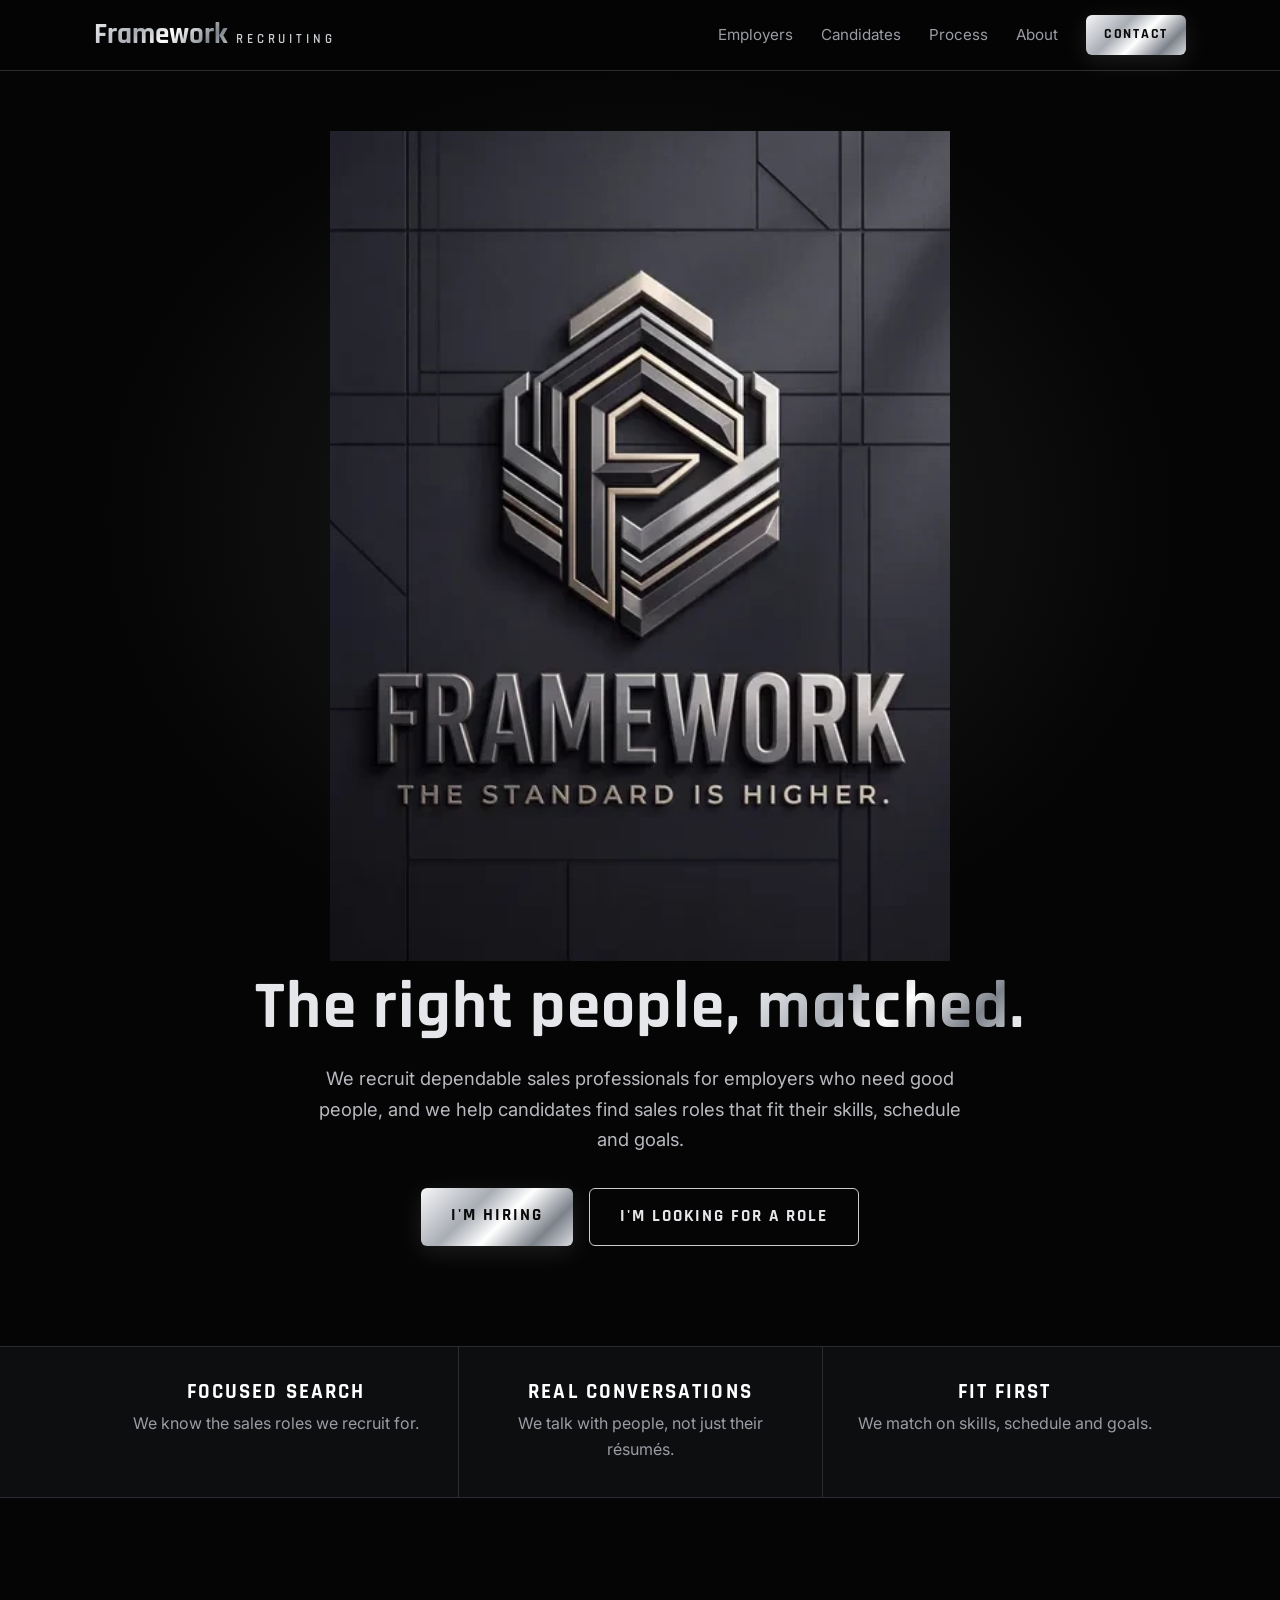
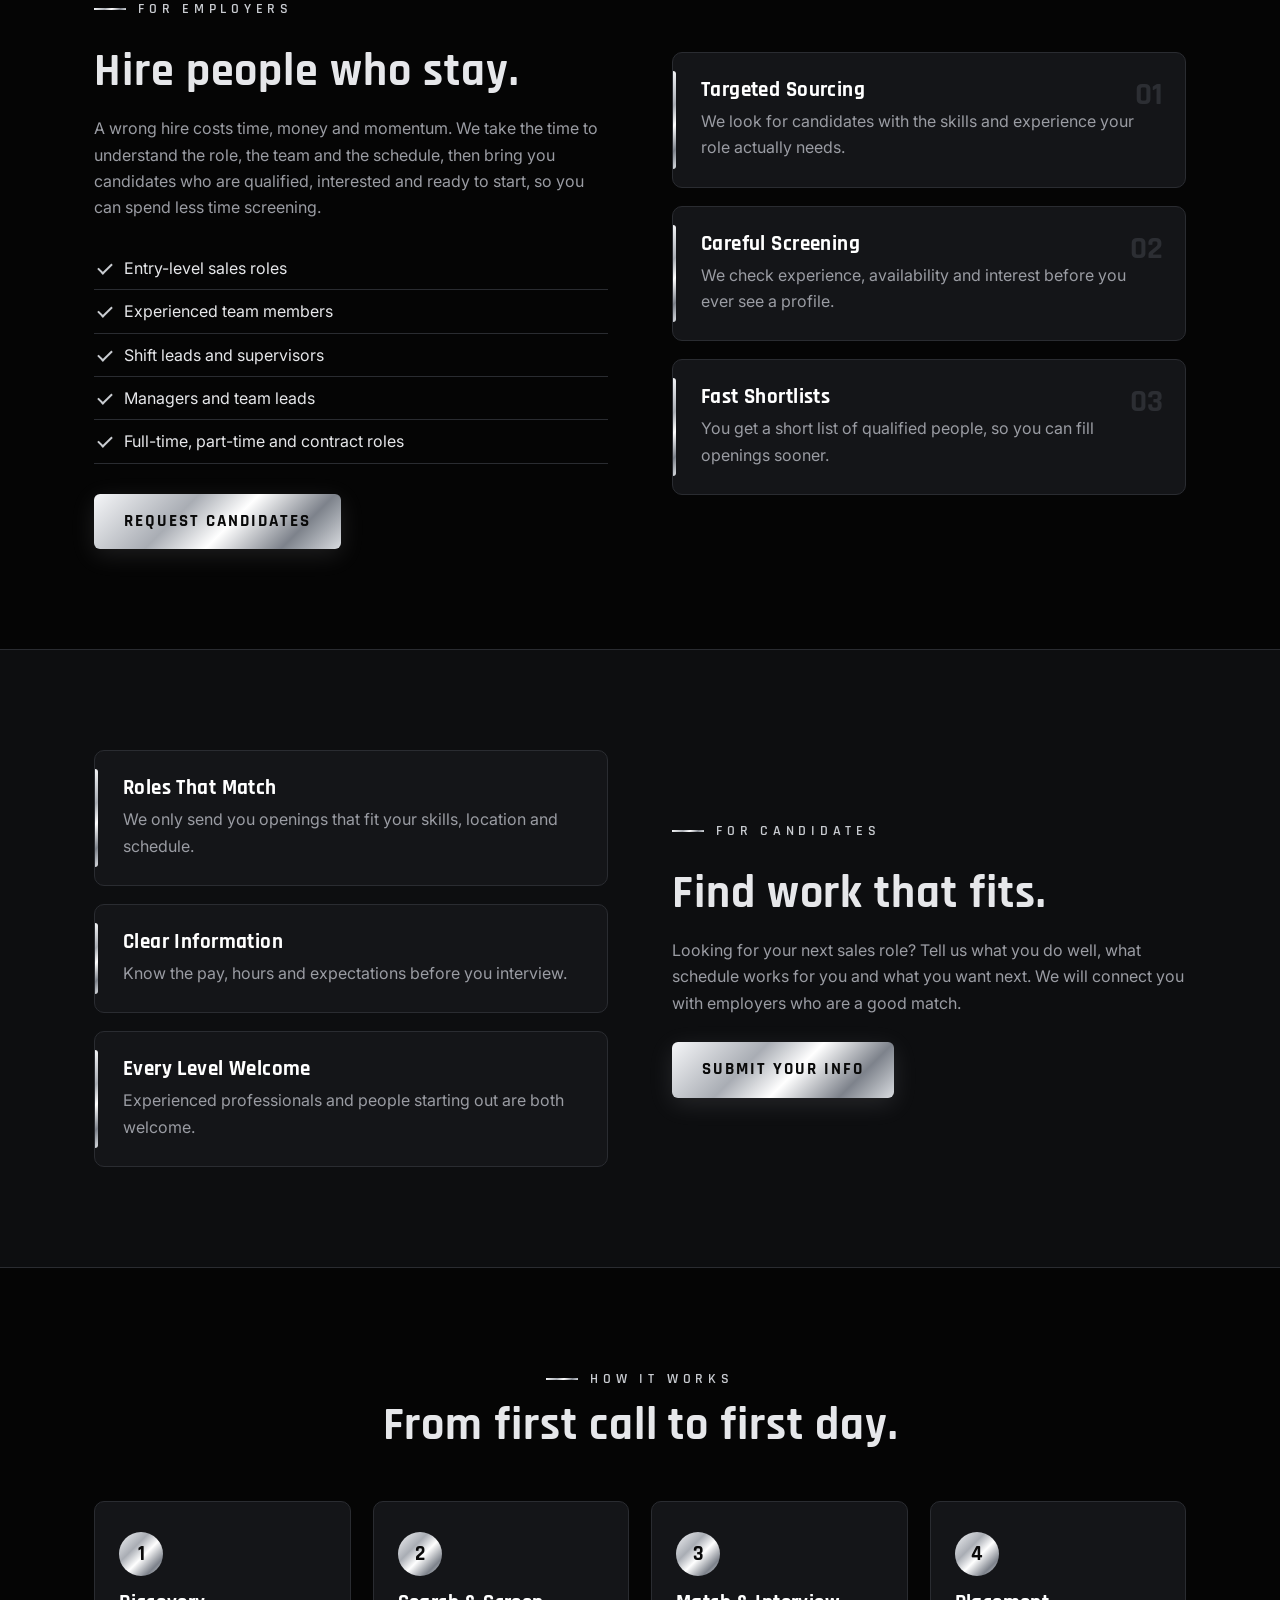
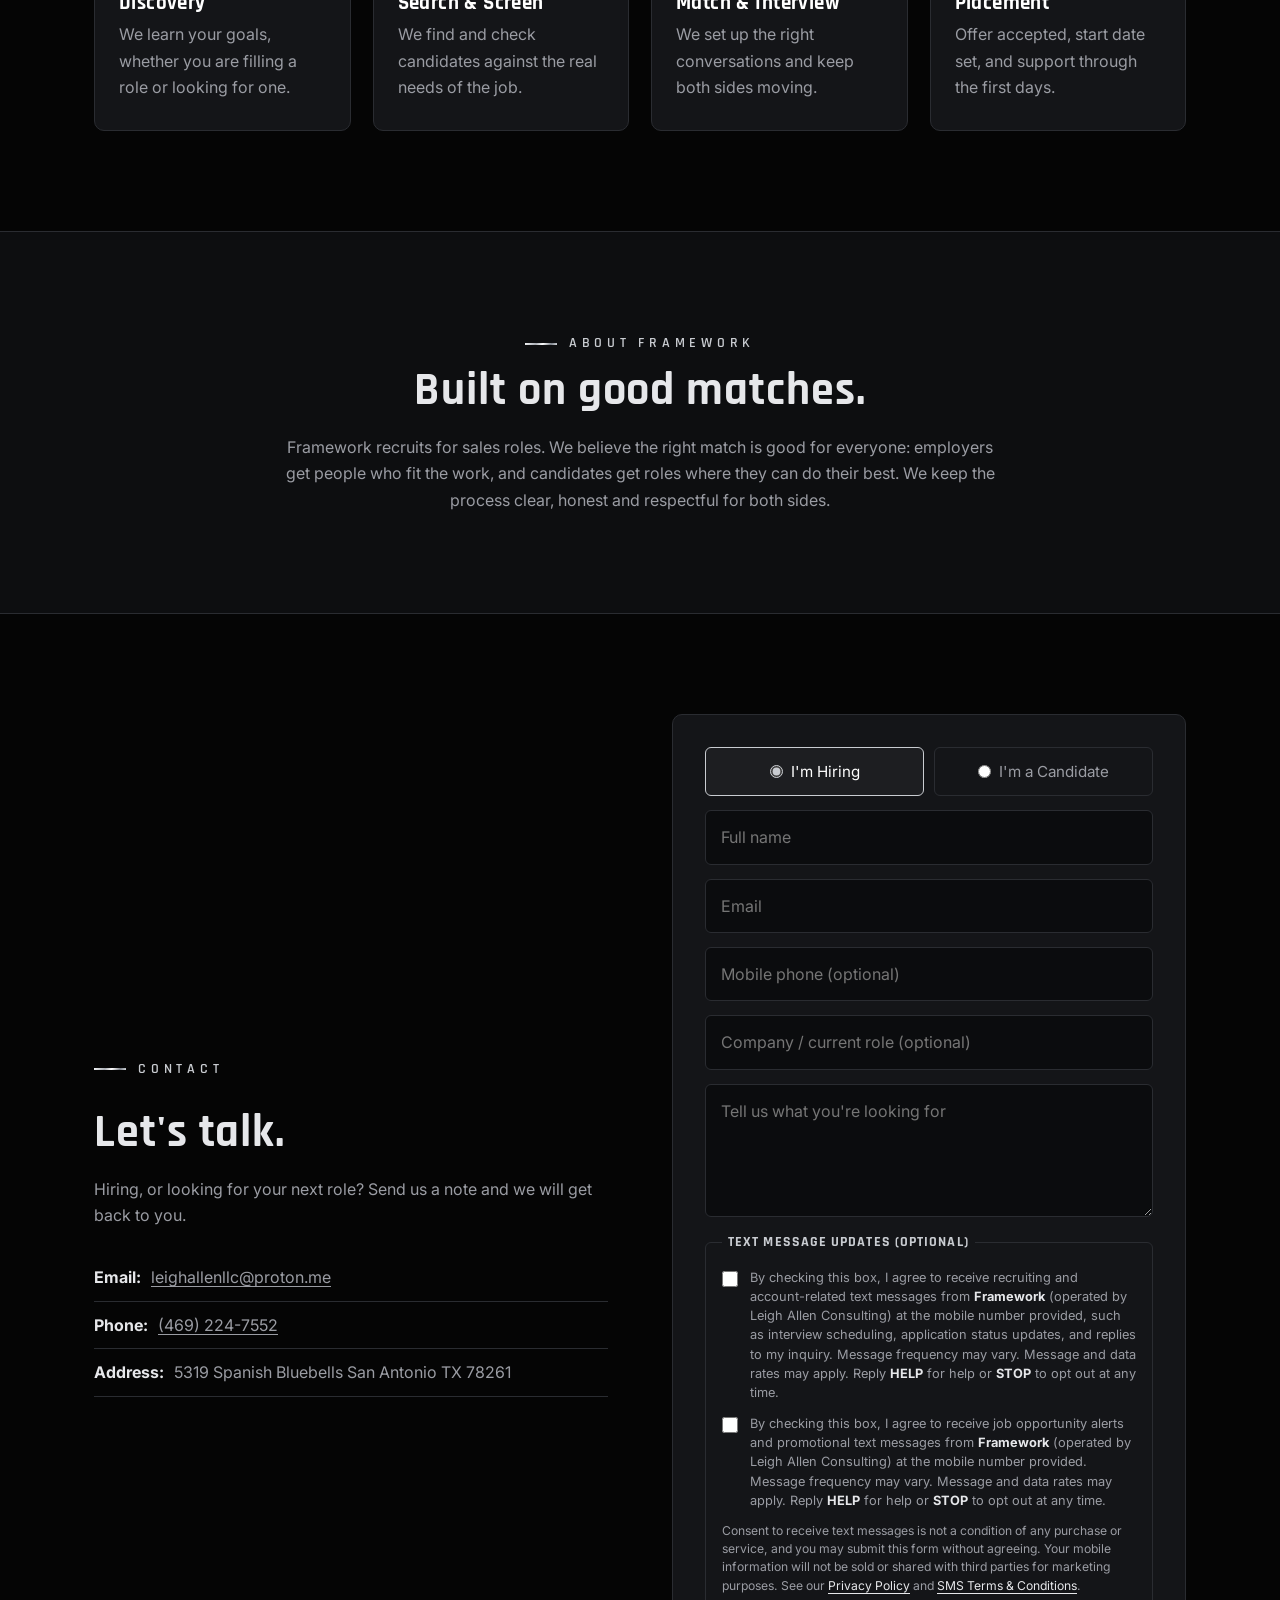
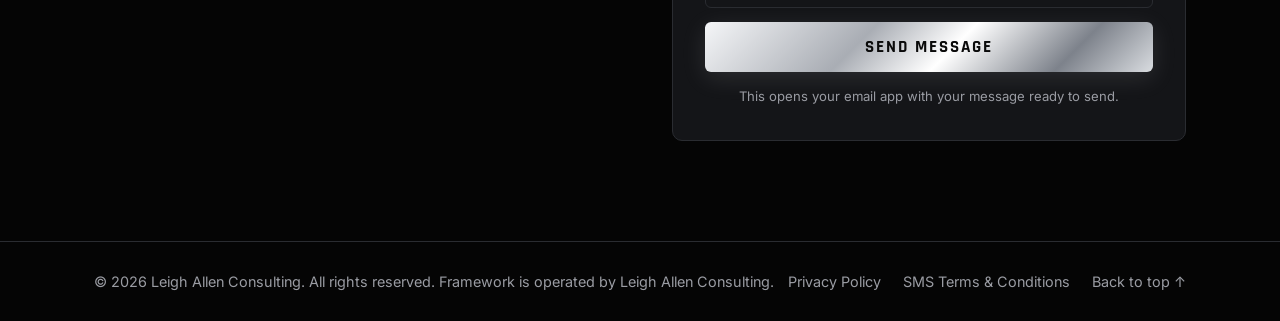
<file: index.html>
<!DOCTYPE html>
<html lang="en">
<head>
  <meta charset="UTF-8">
  <meta name="viewport" content="width=device-width, initial-scale=1.0">
  <title>Framework | Sales Recruiting</title>
  <meta name="description" content="Framework connects employers with dependable sales professionals, and helps candidates find sales roles that fit their skills and goals.">
  <link rel="icon" href="assets/favicon.png" type="image/png">
  <link rel="apple-touch-icon" href="assets/apple-touch-icon.png">
  <link rel="preconnect" href="https://fonts.googleapis.com">
  <link rel="preconnect" href="https://fonts.gstatic.com" crossorigin>
  <link href="https://fonts.googleapis.com/css2?family=Rajdhani:wght@500;600;700&family=Inter:wght@400;500;600&display=swap" rel="stylesheet">
  <link rel="stylesheet" href="styles.css">
  <link rel="canonical" href="https://framework.sites.recruithopper.com/">
</head>
<body>

  <header class="nav" id="top">
    <div class="container nav-inner">
      <a href="#top" class="brand" aria-label="Framework home">
        <span class="brand-mark">Framework</span>
        <span class="brand-sub">Recruiting</span>
      </a>
      <button class="nav-toggle" aria-label="Open menu" aria-expanded="false">
        <span></span><span></span><span></span>
      </button>
      <nav class="nav-links">
        <a href="#employers">Employers</a>
        <a href="#candidates">Candidates</a>
        <a href="#process">Process</a>
        <a href="#about">About</a>
        <a href="#contact" class="btn btn-small">Contact</a>
      </nav>
    </div>
  </header>

  <main>
    <!-- HERO -->
    <section class="hero">
      <div class="hero-glow"></div>
      <div class="container hero-inner">
        <img src="assets/logo.webp" alt="Framework logo" class="hero-logo">
        <h1>The right people, <span class="metal">matched</span>.</h1>
        <p class="lead">We recruit dependable sales professionals for employers who need good people, and we help candidates find sales roles that fit their skills, schedule and goals.</p>
        <div class="hero-ctas">
          <a href="#employers" class="btn">I'm Hiring</a>
          <a href="#candidates" class="btn btn-outline">I'm Looking for a Role</a>
        </div>
      </div>
    </section>

    <!-- VALUE STRIP -->
    <section class="strip">
      <div class="container strip-grid">
        <div><h3>Focused Search</h3><p>We know the sales roles we recruit for.</p></div>
        <div><h3>Real Conversations</h3><p>We talk with people, not just their résumés.</p></div>
        <div><h3>Fit First</h3><p>We match on skills, schedule and goals.</p></div>
      </div>
    </section>

    <!-- EMPLOYERS -->
    <section class="section" id="employers">
      <div class="container two-col">
        <div>
          <p class="eyebrow">For Employers</p>
          <h2>Hire people who stay.</h2>
          <p>A wrong hire costs time, money and momentum. We take the time to understand the role, the team and the schedule, then bring you candidates who are qualified, interested and ready to start, so you can spend less time screening.</p>
          <ul class="checks">
            <li>Entry-level sales roles</li>
            <li>Experienced team members</li>
            <li>Shift leads and supervisors</li>
            <li>Managers and team leads</li>
            <li>Full-time, part-time and contract roles</li>
          </ul>
          <a href="#contact" class="btn">Request Candidates</a>
        </div>
        <div class="card-stack">
          <div class="card">
            <span class="card-num">01</span>
            <h3>Targeted Sourcing</h3>
            <p>We look for candidates with the skills and experience your role actually needs.</p>
          </div>
          <div class="card">
            <span class="card-num">02</span>
            <h3>Careful Screening</h3>
            <p>We check experience, availability and interest before you ever see a profile.</p>
          </div>
          <div class="card">
            <span class="card-num">03</span>
            <h3>Fast Shortlists</h3>
            <p>You get a short list of qualified people, so you can fill openings sooner.</p>
          </div>
        </div>
      </div>
    </section>

    <!-- CANDIDATES -->
    <section class="section section-alt" id="candidates">
      <div class="container two-col reverse">
        <div class="card-stack">
          <div class="card">
            <h3>Roles That Match</h3>
            <p>We only send you openings that fit your skills, location and schedule.</p>
          </div>
          <div class="card">
            <h3>Clear Information</h3>
            <p>Know the pay, hours and expectations before you interview.</p>
          </div>
          <div class="card">
            <h3>Every Level Welcome</h3>
            <p>Experienced professionals and people starting out are both welcome.</p>
          </div>
        </div>
        <div>
          <p class="eyebrow">For Candidates</p>
          <h2>Find work that fits.</h2>
          <p>Looking for your next sales role? Tell us what you do well, what schedule works for you and what you want next. We will connect you with employers who are a good match.</p>
          <a href="#contact" class="btn">Submit Your Info</a>
        </div>
      </div>
    </section>

    <!-- PROCESS -->
    <section class="section" id="process">
      <div class="container">
        <p class="eyebrow center">How It Works</p>
        <h2 class="center">From first call to first day.</h2>
        <div class="steps">
          <div class="step"><span>1</span><h3>Discovery</h3><p>We learn your goals, whether you are filling a role or looking for one.</p></div>
          <div class="step"><span>2</span><h3>Search &amp; Screen</h3><p>We find and check candidates against the real needs of the job.</p></div>
          <div class="step"><span>3</span><h3>Match &amp; Interview</h3><p>We set up the right conversations and keep both sides moving.</p></div>
          <div class="step"><span>4</span><h3>Placement</h3><p>Offer accepted, start date set, and support through the first days.</p></div>
        </div>
      </div>
    </section>

    <!-- ABOUT -->
    <section class="section section-alt" id="about">
      <div class="container narrow center">
        <p class="eyebrow">About Framework</p>
        <h2>Built on good matches.</h2>
        <p>Framework recruits for sales roles. We believe the right match is good for everyone: employers get people who fit the work, and candidates get roles where they can do their best. We keep the process clear, honest and respectful for both sides.</p>
      </div>
    </section>

    <!-- CONTACT -->
    <section class="section" id="contact">
      <div class="container two-col">
        <div>
          <p class="eyebrow">Contact</p>
          <h2>Let's talk.</h2>
          <p>Hiring, or looking for your next role? Send us a note and we will get back to you.</p>
          <ul class="contact-list">
            <li><strong>Email:</strong> <a href="mailto:leighallenllc@proton.me" class="js-email">leighallenllc@proton.me</a></li>
            <li><strong>Phone:</strong> <span class="js-phone"><a href="tel:+14692247552">(469) 224-7552</a></span></li>
            <li><strong>Address:</strong> <span class="js-address">5319 Spanish Bluebells San Antonio TX 78261</span></li>
          </ul>
        </div>
        <form class="contact-form" id="contactForm">
          <div class="toggle">
            <label><input type="radio" name="type" value="Employer" checked> I'm Hiring</label>
            <label><input type="radio" name="type" value="Candidate"> I'm a Candidate</label>
          </div>
          <input type="text" name="name" placeholder="Full name" required>
          <input type="email" name="email" placeholder="Email" required>
          <input type="tel" name="phone" placeholder="Mobile phone (optional)">
          <input type="text" name="company" placeholder="Company / current role (optional)">
          <textarea name="message" rows="4" placeholder="Tell us what you're looking for" required></textarea>

          <!-- SMS opt-in (toll-free / A2P compliant): optional, unchecked by default, not required to submit -->
          <fieldset class="consent">
            <legend>Text message updates (optional)</legend>
            <label class="consent-item">
              <input type="checkbox" name="sms_consent_service" value="yes">
              <span>By checking this box, I agree to receive recruiting and account-related text messages from <strong>Framework</strong> (operated by Leigh Allen Consulting) at the mobile number provided, such as interview scheduling, application status updates, and replies to my inquiry. Message frequency may vary. Message and data rates may apply. Reply <strong>HELP</strong> for help or <strong>STOP</strong> to opt out at any time.</span>
            </label>
            <label class="consent-item">
              <input type="checkbox" name="sms_consent_marketing" value="yes">
              <span>By checking this box, I agree to receive job opportunity alerts and promotional text messages from <strong>Framework</strong> (operated by Leigh Allen Consulting) at the mobile number provided. Message frequency may vary. Message and data rates may apply. Reply <strong>HELP</strong> for help or <strong>STOP</strong> to opt out at any time.</span>
            </label>
            <p class="consent-note">Consent to receive text messages is not a condition of any purchase or service, and you may submit this form without agreeing. Your mobile information will not be sold or shared with third parties for marketing purposes. See our <a href="privacy.html">Privacy Policy</a> and <a href="terms.html">SMS Terms &amp; Conditions</a>.</p>
          </fieldset>

          <button type="submit" class="btn btn-full">Send Message</button>
          <p class="form-note">This opens your email app with your message ready to send.</p>
        </form>
      </div>
    </section>
  </main>

  <footer class="footer">
    <div class="container footer-inner">
      <span>&copy; <span id="year"></span> <span class="js-legal-name">Leigh Allen Consulting</span>. All rights reserved. Framework is operated by Leigh Allen Consulting.</span>
      <nav class="footer-links">
        <a href="privacy.html">Privacy Policy</a>
        <a href="terms.html">SMS Terms &amp; Conditions</a>
        <a href="#top">Back to top &uarr;</a>
      </nav>
    </div>
  </footer>

  <script src="script.js"></script>
</body>
</html>
</file>
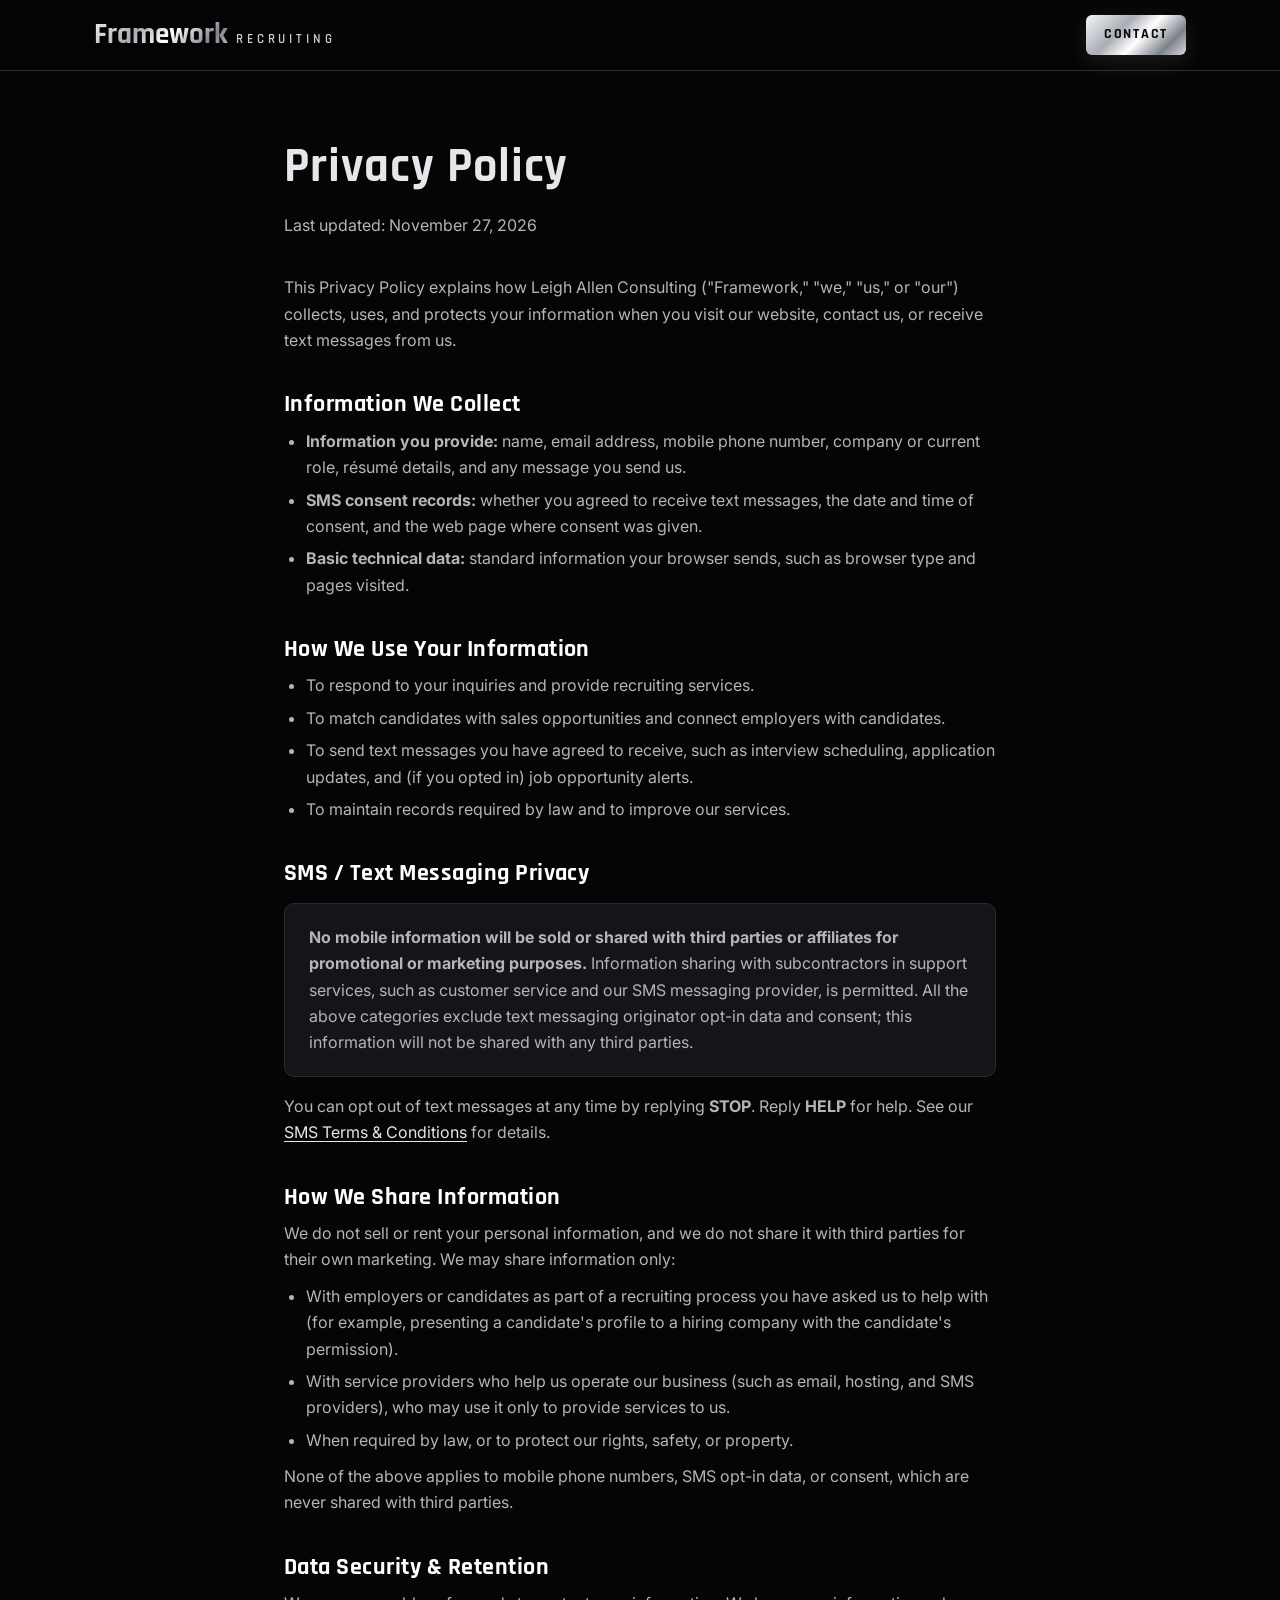
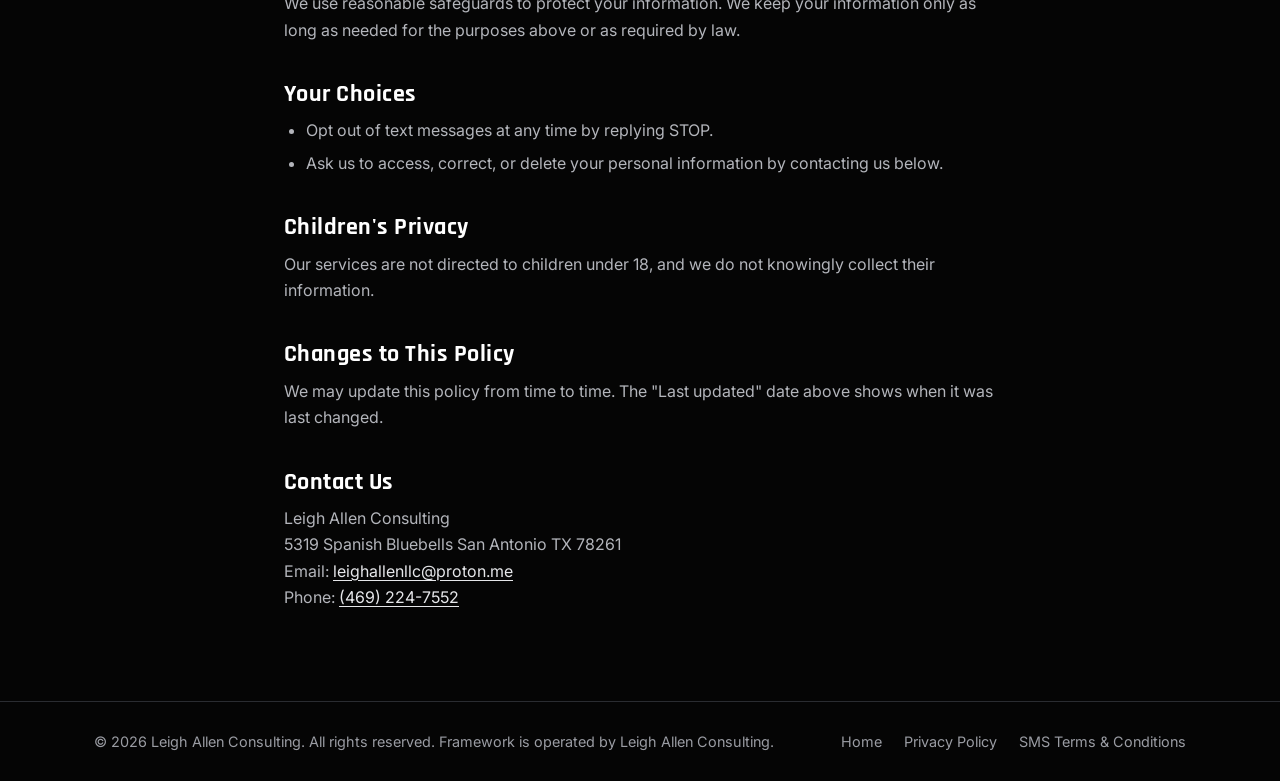
<file: privacy.html>
<!DOCTYPE html>
<html lang="en">
<head>
  <meta charset="UTF-8">
  <meta name="viewport" content="width=device-width, initial-scale=1.0">
  <title>Privacy Policy | Framework</title>
  <link rel="icon" href="assets/favicon.png" type="image/png">
  <link rel="apple-touch-icon" href="assets/apple-touch-icon.png">
  <link href="https://fonts.googleapis.com/css2?family=Rajdhani:wght@500;600;700&family=Inter:wght@400;500;600&display=swap" rel="stylesheet">
  <link rel="stylesheet" href="styles.css">
  <link rel="canonical" href="https://framework.sites.recruithopper.com/privacy.html">
</head>
<body>
  <header class="nav">
    <div class="container nav-inner">
      <a href="index.html" class="brand" aria-label="Framework home">
        <span class="brand-mark">Framework</span><span class="brand-sub">Recruiting</span>
      </a>
      <nav class="nav-links" style="position:static;max-height:none;flex-direction:row;background:none;border:0">
        <a href="index.html#contact" class="btn btn-small">Contact</a>
      </nav>
    </div>
  </header>

  <main class="legal">
    <div class="container narrow">
      <h1>Privacy Policy</h1>
      <p class="updated">Last updated: November 27, 2026</p>

      <p>This Privacy Policy explains how <span class="js-legal-name">Leigh Allen Consulting</span> ("Framework," "we," "us," or "our") collects, uses, and protects your information when you visit our website, contact us, or receive text messages from us.</p>

      <h2>Information We Collect</h2>
      <ul>
        <li><strong>Information you provide:</strong> name, email address, mobile phone number, company or current role, résumé details, and any message you send us.</li>
        <li><strong>SMS consent records:</strong> whether you agreed to receive text messages, the date and time of consent, and the web page where consent was given.</li>
        <li><strong>Basic technical data:</strong> standard information your browser sends, such as browser type and pages visited.</li>
      </ul>

      <h2>How We Use Your Information</h2>
      <ul>
        <li>To respond to your inquiries and provide recruiting services.</li>
        <li>To match candidates with sales opportunities and connect employers with candidates.</li>
        <li>To send text messages you have agreed to receive, such as interview scheduling, application updates, and (if you opted in) job opportunity alerts.</li>
        <li>To maintain records required by law and to improve our services.</li>
      </ul>

      <h2>SMS / Text Messaging Privacy</h2>
      <div class="box">
        <p><strong>No mobile information will be sold or shared with third parties or affiliates for promotional or marketing purposes.</strong> Information sharing with subcontractors in support services, such as customer service and our SMS messaging provider, is permitted. All the above categories exclude text messaging originator opt-in data and consent; this information will not be shared with any third parties.</p>
      </div>
      <p>You can opt out of text messages at any time by replying <strong>STOP</strong>. Reply <strong>HELP</strong> for help. See our <a href="terms.html">SMS Terms &amp; Conditions</a> for details.</p>

      <h2>How We Share Information</h2>
      <p>We do not sell or rent your personal information, and we do not share it with third parties for their own marketing. We may share information only:</p>
      <ul>
        <li>With employers or candidates as part of a recruiting process you have asked us to help with (for example, presenting a candidate's profile to a hiring company with the candidate's permission).</li>
        <li>With service providers who help us operate our business (such as email, hosting, and SMS providers), who may use it only to provide services to us.</li>
        <li>When required by law, or to protect our rights, safety, or property.</li>
      </ul>
      <p>None of the above applies to mobile phone numbers, SMS opt-in data, or consent, which are never shared with third parties.</p>

      <h2>Data Security &amp; Retention</h2>
      <p>We use reasonable safeguards to protect your information. We keep your information only as long as needed for the purposes above or as required by law.</p>

      <h2>Your Choices</h2>
      <ul>
        <li>Opt out of text messages at any time by replying STOP.</li>
        <li>Ask us to access, correct, or delete your personal information by contacting us below.</li>
      </ul>

      <h2>Children's Privacy</h2>
      <p>Our services are not directed to children under 18, and we do not knowingly collect their information.</p>

      <h2>Changes to This Policy</h2>
      <p>We may update this policy from time to time. The "Last updated" date above shows when it was last changed.</p>

      <h2>Contact Us</h2>
      <p>
        <span class="js-legal-name">Leigh Allen Consulting</span><br>
        <span class="js-address">5319 Spanish Bluebells San Antonio TX 78261</span><br>
        Email: <a href="mailto:leighallenllc@proton.me" class="js-email">leighallenllc@proton.me</a><br>
        Phone: <span class="js-phone"><a href="tel:+14692247552">(469) 224-7552</a></span>
      </p>
    </div>
  </main>

  <footer class="footer">
    <div class="container footer-inner">
      <span>&copy; <span id="year"></span> <span class="js-legal-name">Leigh Allen Consulting</span>. All rights reserved. Framework is operated by Leigh Allen Consulting.</span>
      <nav class="footer-links">
        <a href="index.html">Home</a>
        <a href="privacy.html">Privacy Policy</a>
        <a href="terms.html">SMS Terms &amp; Conditions</a>
      </nav>
    </div>
  </footer>
  <script src="script.js"></script>
</body>
</html>
</file>
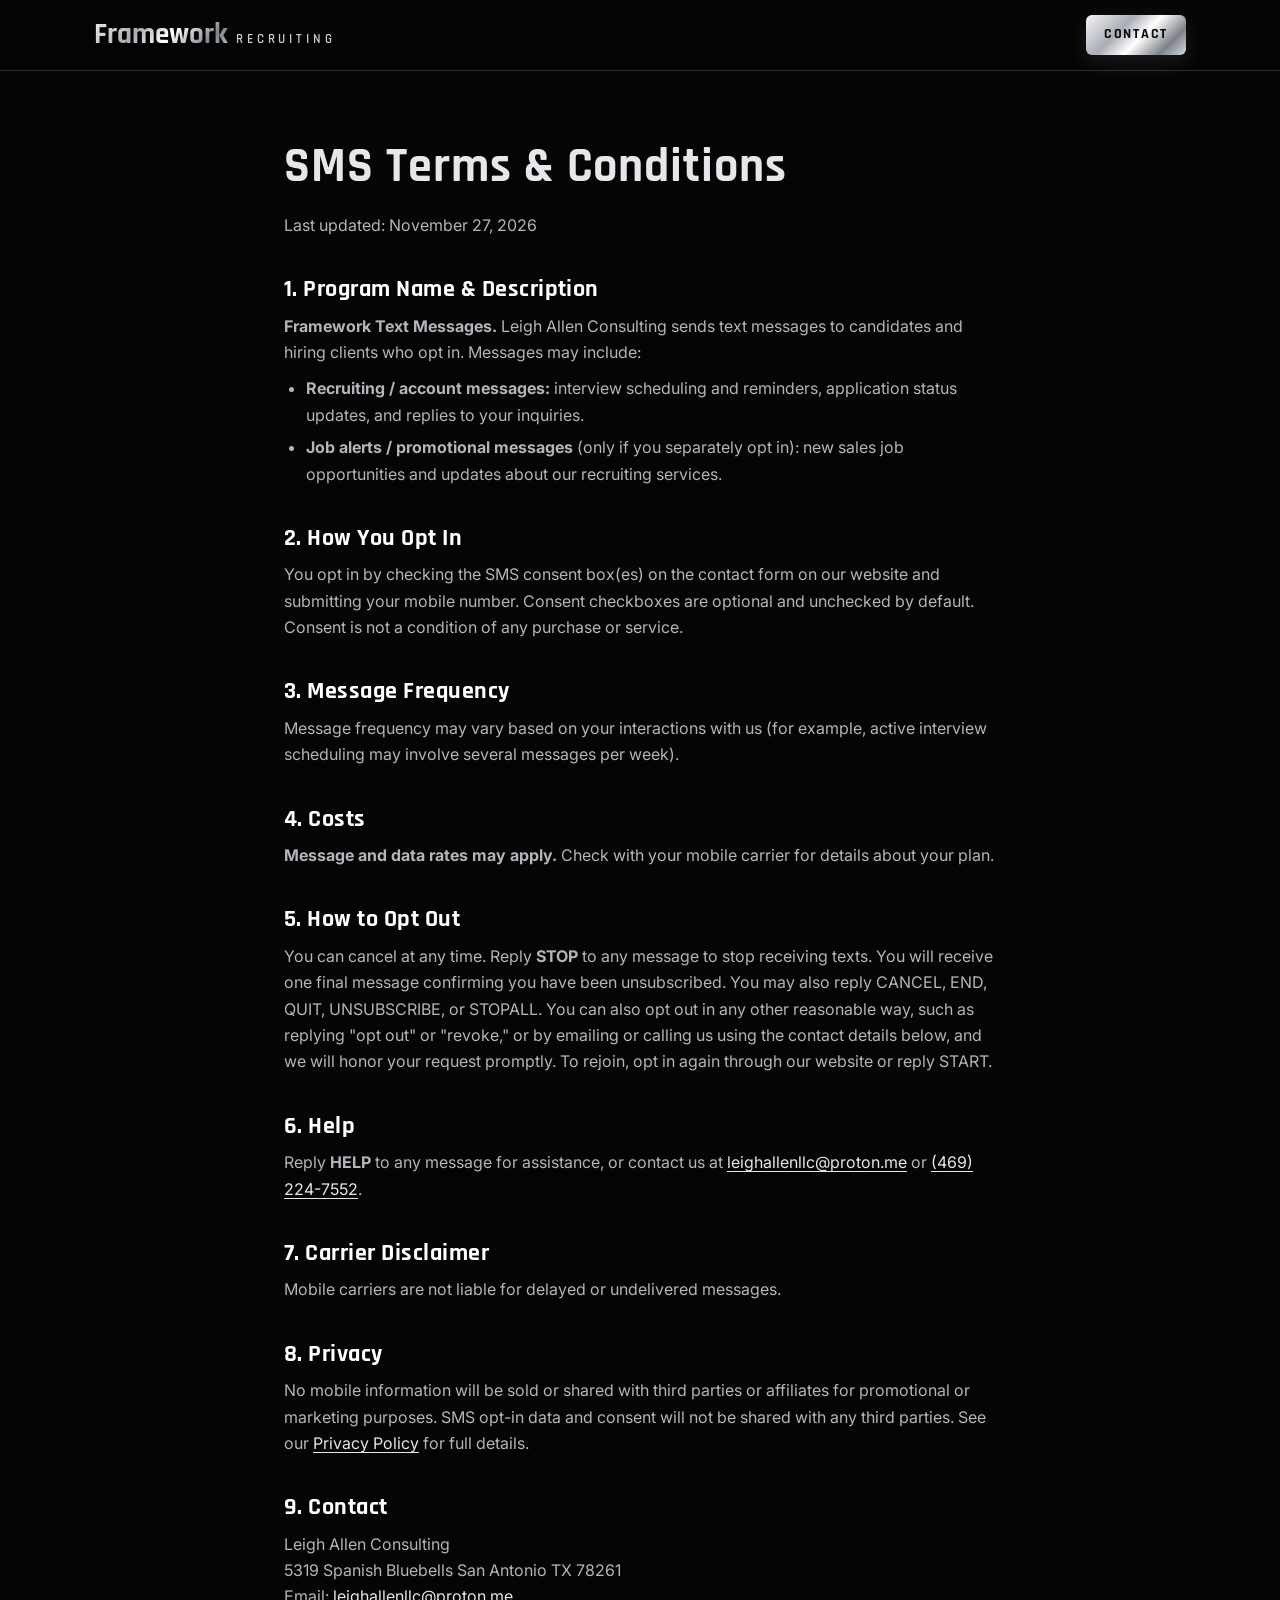
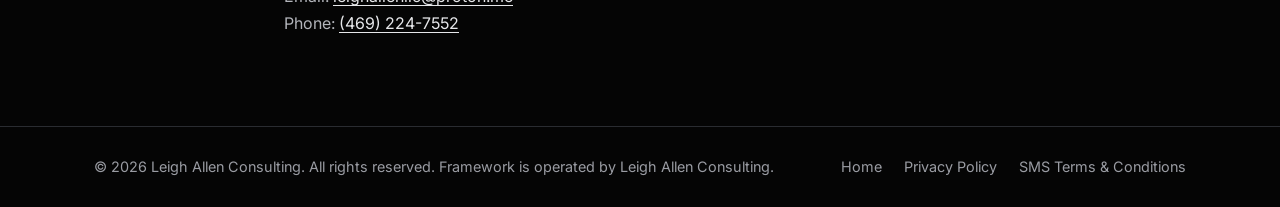
<file: terms.html>
<!DOCTYPE html>
<html lang="en">
<head>
  <meta charset="UTF-8">
  <meta name="viewport" content="width=device-width, initial-scale=1.0">
  <title>SMS Terms &amp; Conditions | Framework</title>
  <link rel="icon" href="assets/favicon.png" type="image/png">
  <link rel="apple-touch-icon" href="assets/apple-touch-icon.png">
  <link href="https://fonts.googleapis.com/css2?family=Rajdhani:wght@500;600;700&family=Inter:wght@400;500;600&display=swap" rel="stylesheet">
  <link rel="stylesheet" href="styles.css">
  <link rel="canonical" href="https://framework.sites.recruithopper.com/terms.html">
</head>
<body>
  <header class="nav">
    <div class="container nav-inner">
      <a href="index.html" class="brand" aria-label="Framework home">
        <span class="brand-mark">Framework</span><span class="brand-sub">Recruiting</span>
      </a>
      <nav class="nav-links" style="position:static;max-height:none;flex-direction:row;background:none;border:0">
        <a href="index.html#contact" class="btn btn-small">Contact</a>
      </nav>
    </div>
  </header>

  <main class="legal">
    <div class="container narrow">
      <h1>SMS Terms &amp; Conditions</h1>
      <p class="updated">Last updated: November 27, 2026</p>

      <h2>1. Program Name &amp; Description</h2>
      <p><strong>Framework Text Messages.</strong> <span class="js-legal-name">Leigh Allen Consulting</span> sends text messages to candidates and hiring clients who opt in. Messages may include:</p>
      <ul>
        <li><strong>Recruiting / account messages:</strong> interview scheduling and reminders, application status updates, and replies to your inquiries.</li>
        <li><strong>Job alerts / promotional messages</strong> (only if you separately opt in): new sales job opportunities and updates about our recruiting services.</li>
      </ul>

      <h2>2. How You Opt In</h2>
      <p>You opt in by checking the SMS consent box(es) on the contact form on our website and submitting your mobile number. Consent checkboxes are optional and unchecked by default. Consent is not a condition of any purchase or service.</p>

      <h2>3. Message Frequency</h2>
      <p>Message frequency may vary based on your interactions with us (for example, active interview scheduling may involve several messages per week).</p>

      <h2>4. Costs</h2>
      <p><strong>Message and data rates may apply.</strong> Check with your mobile carrier for details about your plan.</p>

      <h2>5. How to Opt Out</h2>
      <p>You can cancel at any time. Reply <strong>STOP</strong> to any message to stop receiving texts. You will receive one final message confirming you have been unsubscribed. You may also reply CANCEL, END, QUIT, UNSUBSCRIBE, or STOPALL. You can also opt out in any other reasonable way, such as replying "opt out" or "revoke," or by emailing or calling us using the contact details below, and we will honor your request promptly. To rejoin, opt in again through our website or reply START.</p>

      <h2>6. Help</h2>
      <p>Reply <strong>HELP</strong> to any message for assistance, or contact us at <a href="mailto:leighallenllc@proton.me" class="js-email">leighallenllc@proton.me</a> or <span class="js-phone"><a href="tel:+14692247552">(469) 224-7552</a></span>.</p>

      <h2>7. Carrier Disclaimer</h2>
      <p>Mobile carriers are not liable for delayed or undelivered messages.</p>

      <h2>8. Privacy</h2>
      <p>No mobile information will be sold or shared with third parties or affiliates for promotional or marketing purposes. SMS opt-in data and consent will not be shared with any third parties. See our <a href="privacy.html">Privacy Policy</a> for full details.</p>

      <h2>9. Contact</h2>
      <p>
        <span class="js-legal-name">Leigh Allen Consulting</span><br>
        <span class="js-address">5319 Spanish Bluebells San Antonio TX 78261</span><br>
        Email: <a href="mailto:leighallenllc@proton.me" class="js-email">leighallenllc@proton.me</a><br>
        Phone: <span class="js-phone"><a href="tel:+14692247552">(469) 224-7552</a></span>
      </p>
    </div>
  </main>

  <footer class="footer">
    <div class="container footer-inner">
      <span>&copy; <span id="year"></span> <span class="js-legal-name">Leigh Allen Consulting</span>. All rights reserved. Framework is operated by Leigh Allen Consulting.</span>
      <nav class="footer-links">
        <a href="index.html">Home</a>
        <a href="privacy.html">Privacy Policy</a>
        <a href="terms.html">SMS Terms &amp; Conditions</a>
      </nav>
    </div>
  </footer>
  <script src="script.js"></script>
</body>
</html>
</file>
<file: styles.css>
:root {
  --bg: #050505;
  --bg-alt: #0d0e10;
  --panel: #141518;
  --line: #2a2c31;
  --text: #e6e7ea;
  --muted: #9a9ca3;
  --silver: linear-gradient(135deg, #f5f6f8 0%, #a9adb4 35%, #ffffff 55%, #7d828b 80%, #d9dce0 100%);
  --silver-flat: #c9ccd1;
  --radius: 10px;
  --max: 1140px;
}

* { box-sizing: border-box; margin: 0; padding: 0; }
html { scroll-behavior: smooth; scroll-padding-top: 80px; }
body {
  font-family: "Inter", system-ui, -apple-system, Segoe UI, sans-serif;
  background: var(--bg);
  color: var(--text);
  line-height: 1.65;
  -webkit-font-smoothing: antialiased;
}
img { max-width: 100%; display: block; }
a { color: inherit; text-decoration: none; }

.container { width: 100%; max-width: var(--max); margin: 0 auto; padding: 0 24px; }
.narrow { max-width: 760px; }
.center { text-align: center; }

h1, h2, h3 {
  font-family: "Rajdhani", "Inter", sans-serif;
  font-weight: 700;
  letter-spacing: 0.02em;
  line-height: 1.1;
}
h1 { font-size: clamp(2.4rem, 6vw, 4.2rem); margin-bottom: 18px; }
h2 { font-size: clamp(2rem, 4vw, 2.9rem); margin-bottom: 18px; }
h3 { font-size: 1.3rem; margin-bottom: 6px; }
p { color: var(--muted); }

.metal {
  background: var(--silver);
  -webkit-background-clip: text;
  background-clip: text;
  color: transparent;
}

.eyebrow {
  font-family: "Rajdhani", sans-serif;
  text-transform: uppercase;
  letter-spacing: 0.35em;
  font-size: 0.85rem;
  font-weight: 600;
  color: var(--silver-flat);
  margin-bottom: 10px;
  display: flex;
  align-items: center;
  gap: 12px;
}
.eyebrow::before { content: ""; width: 32px; height: 2px; background: var(--silver); }
.eyebrow.center, .center .eyebrow { justify-content: center; }

/* Buttons */
.btn {
  display: inline-block;
  font-family: "Rajdhani", sans-serif;
  font-weight: 700;
  font-size: 1.05rem;
  letter-spacing: 0.12em;
  text-transform: uppercase;
  padding: 14px 30px;
  border-radius: 6px;
  background: var(--silver);
  color: #0a0a0a;
  border: none;
  cursor: pointer;
  transition: transform .2s ease, box-shadow .2s ease;
  box-shadow: 0 6px 24px rgba(220, 224, 230, 0.12);
}
.btn:hover { transform: translateY(-2px); box-shadow: 0 10px 30px rgba(220, 224, 230, 0.25); }
.btn-outline {
  background: transparent;
  color: var(--text);
  border: 1px solid var(--silver-flat);
  box-shadow: none;
}
.btn-outline:hover { background: rgba(255,255,255,0.06); }
.btn-small { padding: 8px 18px; font-size: 0.9rem; }
.btn-full { width: 100%; }

/* Nav */
.nav {
  position: sticky; top: 0; z-index: 50;
  background: rgba(5,5,5,0.82);
  backdrop-filter: blur(10px);
  border-bottom: 1px solid var(--line);
}
.nav-inner { display: flex; align-items: center; justify-content: space-between; height: 70px; }
.brand { display: flex; align-items: baseline; gap: 8px; }
.brand-mark {
  font-family: "Rajdhani", sans-serif; font-weight: 700; font-size: 1.8rem;
  background: var(--silver); -webkit-background-clip: text; background-clip: text; color: transparent;
}
.brand-sub {
  font-family: "Rajdhani", sans-serif; font-weight: 600; letter-spacing: 0.3em;
  text-transform: uppercase; font-size: 0.8rem; color: var(--silver-flat);
}
.nav-links { display: flex; align-items: center; gap: 28px; }
.nav-links a:not(.btn) {
  font-size: 0.95rem; color: var(--muted); transition: color .2s;
}
.nav-links a:not(.btn):hover { color: #fff; }
.nav-toggle { display: none; background: none; border: none; cursor: pointer; padding: 8px; }
.nav-toggle span { display: block; width: 24px; height: 2px; background: var(--text); margin: 5px 0; transition: .3s; }

/* Hero */
.hero {
  position: relative; overflow: hidden;
  padding: 60px 0 100px;
  text-align: center;
}
.hero-glow {
  position: absolute; inset: 0;
  background: radial-gradient(ellipse 60% 50% at 50% 35%, rgba(200,205,215,0.12), transparent 70%);
  pointer-events: none;
}
.hero-inner { position: relative; }
.hero-logo { width: min(620px, 100%); margin: 0 auto 10px; }
.lead { font-size: 1.15rem; max-width: 660px; margin: 0 auto 34px; color: #b8bac0; }
.hero-ctas { display: flex; gap: 16px; justify-content: center; flex-wrap: wrap; }

/* Strip */
.strip { border-top: 1px solid var(--line); border-bottom: 1px solid var(--line); background: var(--bg-alt); }
.strip-grid { display: grid; grid-template-columns: repeat(3, 1fr); }
.strip-grid > div { padding: 34px 24px; text-align: center; }
.strip-grid > div + div { border-left: 1px solid var(--line); }
.strip-grid h3 { color: #fff; text-transform: uppercase; letter-spacing: 0.1em; }

/* Sections */
.section { padding: 100px 0; }
.section-alt { background: var(--bg-alt); border-top: 1px solid var(--line); border-bottom: 1px solid var(--line); }
.section p + p { margin-top: 14px; }
.two-col { display: grid; grid-template-columns: 1fr 1fr; gap: 64px; align-items: center; }
.two-col > div > p { margin-bottom: 26px; }

.checks { list-style: none; margin: 0 0 30px; }
.checks li { padding: 8px 0 8px 30px; position: relative; border-bottom: 1px solid var(--line); }
.checks li::before {
  content: ""; position: absolute; left: 4px; top: 50%;
  width: 12px; height: 6px; margin-top: -5px;
  border-left: 2px solid var(--silver-flat); border-bottom: 2px solid var(--silver-flat);
  transform: rotate(-45deg);
}

.card-stack { display: grid; gap: 18px; }
.card {
  position: relative;
  background: var(--panel);
  border: 1px solid var(--line);
  border-radius: var(--radius);
  padding: 26px 28px;
  transition: border-color .25s, transform .25s;
}
.card::before {
  content: ""; position: absolute; left: 0; top: 18px; bottom: 18px; width: 3px;
  background: var(--silver); border-radius: 0 3px 3px 0;
}
.card:hover { border-color: #4a4d54; transform: translateX(4px); }
.card h3 { color: #fff; }
.card-num {
  position: absolute; right: 22px; top: 16px;
  font-family: "Rajdhani", sans-serif; font-weight: 700; font-size: 2rem; color: #2c2e33;
}

/* Steps */
.steps { display: grid; grid-template-columns: repeat(4, 1fr); gap: 22px; margin-top: 50px; }
.step {
  background: var(--panel); border: 1px solid var(--line); border-radius: var(--radius);
  padding: 30px 24px;
}
.step span {
  display: inline-grid; place-items: center;
  width: 44px; height: 44px; border-radius: 50%;
  background: var(--silver); color: #0a0a0a;
  font-family: "Rajdhani", sans-serif; font-weight: 700; font-size: 1.3rem;
  margin-bottom: 16px;
}
.step h3 { color: #fff; }

/* Contact */
.contact-list { list-style: none; }
.contact-list li { padding: 10px 0; border-bottom: 1px solid var(--line); color: var(--muted); }
.contact-list strong { color: var(--text); margin-right: 6px; }
.contact-list a { text-decoration: underline; text-underline-offset: 3px; }

.contact-form {
  background: var(--panel); border: 1px solid var(--line); border-radius: var(--radius);
  padding: 32px; display: grid; gap: 14px;
}
.contact-form input[type="text"],
.contact-form input[type="email"],
.contact-form input[type="tel"],
.contact-form textarea {
  width: 100%; padding: 13px 15px;
  background: #0b0c0e; color: var(--text);
  border: 1px solid var(--line); border-radius: 6px;
  font: inherit; resize: vertical;
}
.contact-form input:focus, .contact-form textarea:focus { outline: none; border-color: var(--silver-flat); }
.toggle { display: grid; grid-template-columns: 1fr 1fr; gap: 10px; }
.toggle label {
  display: flex; align-items: center; justify-content: center; gap: 8px;
  padding: 11px; border: 1px solid var(--line); border-radius: 6px; cursor: pointer;
  font-size: 0.95rem; color: var(--muted);
}
.toggle label:has(input:checked) { border-color: var(--silver-flat); color: #fff; background: rgba(255,255,255,0.04); }
.toggle input { accent-color: #c9ccd1; }
.form-note { font-size: 0.82rem; text-align: center; }

/* Footer */
.footer { border-top: 1px solid var(--line); padding: 28px 0; font-size: 0.9rem; color: var(--muted); }
.footer-inner { display: flex; justify-content: space-between; flex-wrap: wrap; gap: 10px; }
.footer a:hover { color: #fff; }

/* Reveal animation */
.reveal { opacity: 0; transform: translateY(24px); transition: opacity .7s ease, transform .7s ease; }
.reveal.visible { opacity: 1; transform: none; }

/* Responsive */
@media (max-width: 900px) {
  .two-col { grid-template-columns: 1fr; gap: 40px; }
  .two-col.reverse > :first-child { order: 2; }
  .steps { grid-template-columns: 1fr 1fr; }
}
@media (max-width: 720px) {
  .nav-toggle { display: block; }
  .nav-links {
    position: absolute; top: 70px; left: 0; right: 0;
    flex-direction: column; gap: 0;
    background: #08090a; border-bottom: 1px solid var(--line);
    max-height: 0; overflow: hidden; transition: max-height .3s ease;
  }
  .nav-links.open { max-height: 400px; }
  .nav-links a { padding: 16px 24px; width: 100%; text-align: center; }
  .nav-links .btn-small { margin: 10px 24px 18px; width: calc(100% - 48px); }
  .strip-grid { grid-template-columns: 1fr; }
  .strip-grid > div + div { border-left: none; border-top: 1px solid var(--line); }
  .steps { grid-template-columns: 1fr; }
  .section { padding: 70px 0; }
  .contact-form { padding: 22px; }
}
@media (prefers-reduced-motion: reduce) {
  html { scroll-behavior: auto; }
  .reveal { opacity: 1; transform: none; transition: none; }
}

/* SMS consent */
.consent { border: 1px solid var(--line); border-radius: 6px; padding: 14px 16px 12px; display: grid; gap: 12px; }
.consent legend { padding: 0 6px; font-family: "Rajdhani", sans-serif; font-weight: 700; letter-spacing: .08em; text-transform: uppercase; font-size: .85rem; color: var(--silver-flat); }
.consent-item { display: grid; grid-template-columns: 18px 1fr; gap: 10px; align-items: start; font-size: .8rem; line-height: 1.5; color: var(--muted); cursor: pointer; }
.consent-item input { margin-top: 3px; width: 16px; height: 16px; accent-color: #c9ccd1; }
.consent-item strong { color: var(--text); }
.consent-note { font-size: .76rem; line-height: 1.5; }
.consent-note a, .legal a { text-decoration: underline; text-underline-offset: 3px; color: var(--text); }

/* Footer links */
.footer-links { display: flex; gap: 22px; flex-wrap: wrap; }

/* Legal pages */
.legal { padding: 70px 0 90px; }
.legal h1 { font-size: clamp(2rem, 5vw, 3rem); }
.legal .updated { margin-bottom: 36px; }
.legal h2 { font-size: 1.5rem; margin: 38px 0 10px; color: #fff; }
.legal p, .legal li { color: #b3b5bb; }
.legal ul { margin: 10px 0 10px 22px; }
.legal li { margin: 6px 0; }
.legal .box { background: var(--panel); border: 1px solid var(--line); border-radius: var(--radius); padding: 20px 24px; margin: 16px 0; }
</file>
